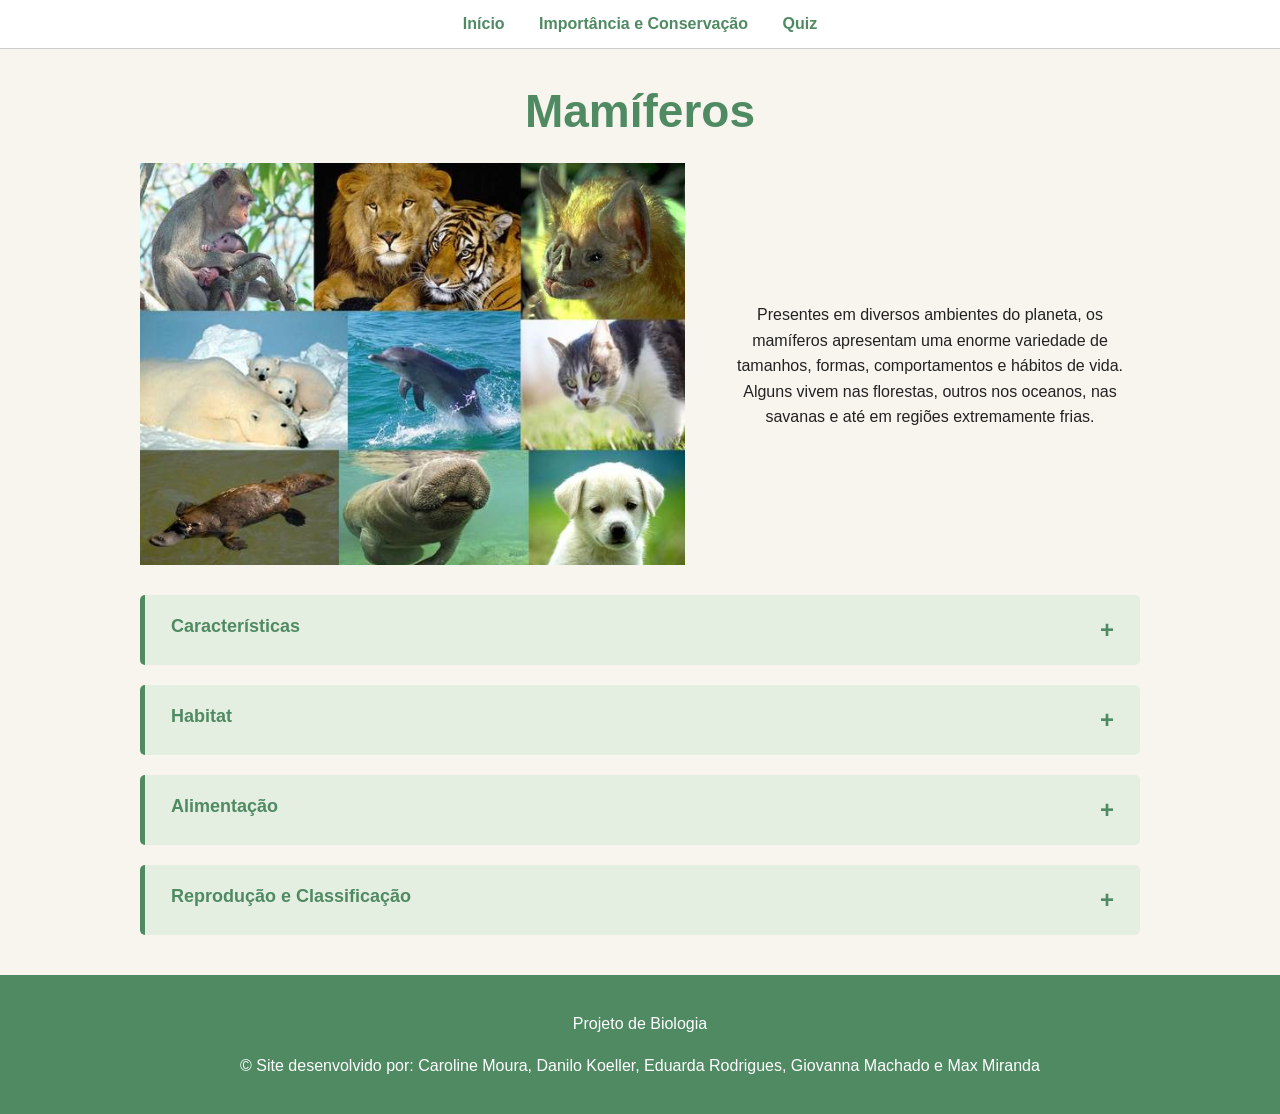
<file: index.html>
<!DOCTYPE html>
<html lang="pt-br">

<head>
    <meta charset="UTF-8">
    <meta name="viewport" content="width=device-width, initial-scale=1.0">

    <title>Introdução | Mamíferos</title>

    <link rel="stylesheet" href="style.css">
</head>

<body>

    <!--MENU-->

    <nav>
        <a href="index.html">Início</a>
        <a href="import.html">Importância e Conservação</a>
        <a href="quiz.html">Quiz</a>
    </nav>


        <!--CABEÇALHO-->

    <header>

        <h1>Mamíferos</h1>


        <!--DESTAQUE DA PÁGINA INICIAL-->

        <div class="destaque-inicio">

            <img
                src="imagens/indeximg.png"
                alt="Imagem de mamíferos"
            >

            <div class="texto-destaque">

                <h2> </h2>

                <p>
                   Presentes em diversos ambientes do planeta, os mamíferos apresentam uma enorme variedade de tamanhos, formas, comportamentos e hábitos de vida. Alguns vivem nas florestas, outros nos oceanos, nas savanas e até em regiões extremamente frias.
                </p>

        

            </div>

        </div>
        </header>
    
    <main>

            <!-- CARACTERÍSTICAS -->

            <article class="acordeao">

                <button class="titulo-acordeao">
                    Características
                    <span>+</span>
                </button>

                <div class="conteudo-acordeao">

                    <p>
                       Os mamíferos são animais vertebrados pertencentes à classe Mammalia, ou seja, possuem coluna vertebral e esqueleto interno. Eles apresentam uma grande diversidade de formas, tamanhos e hábitos, podendo viver em ambientes terrestres, aquáticos, arborícolas e até mesmo no ar. Uma de suas principais características é a presença de glândulas mamárias, responsáveis pela produção de leite que alimenta os filhotes. Além disso, possuem pelos em alguma fase da vida, que ajudam na proteção e na manutenção da temperatura corporal. 
                    </p>

                    <p>
                        Os mamíferos também respiram por meio de pulmões e são endotérmicos, conseguindo regular a própria temperatura corporal por meio do metabolismo. Outra característica exclusiva do grupo é a presença de três pequenos ossos no ouvido médio, responsáveis pela transmissão dos sons. A maioria também possui dentes diferenciados, adaptados aos diferentes tipos de alimentação. Apesar de compartilharem essas características, os mamíferos apresentam diversas adaptações que permitem sua sobrevivência em diferentes ambientes.
                    </p>

                    <p>
                        <strong>Atenção para o ENEM:</strong>
Nem todos os mamíferos vivem em ambientes terrestres. Baleias e golfinhos são mamíferos aquáticos, enquanto os morcegos são capazes de voar. Mesmo assim, todos apresentam características do grupo, como respiração pulmonar, produção de leite e endotermia.
                    </p>

                </div>

            </article>

            <!-- HABITAT -->

            <article class="acordeao">

                <button class="titulo-acordeao">
                    Habitat
                    <span>+</span>
                </button>

                <div class="conteudo-acordeao">

                    <p>
                       Os mamíferos ocupam uma grande variedade de habitats ao redor do planeta, podendo ser encontrados em florestas, savanas, campos, desertos, montanhas, regiões polares, rios e oceanos. Essa ampla distribuição é possível graças às diferentes adaptações que cada espécie desenvolveu para sobreviver às condições do ambiente em que vive.
                    </p>

                    <p>
                        Nas florestas, por exemplo, existem mamíferos que vivem no solo, nas árvores ou se deslocam entre diferentes áreas, como a onça-pintada, a preguiça e o bugio. Em savanas e campos, espécies como o lobo-guará, o tamanduá-bandeira e o veado-campeiro encontram alimento e abrigo em áreas com vegetação mais aberta. Já nos desertos, onde a água é escassa e as temperaturas podem variar bastante, alguns mamíferos apresentam hábitos noturnos e utilizam tocas para se proteger, como o feneco.
                    </p>

                    <p>
                       Em montanhas e regiões frias, animais como o leopardo-das-neves e o iaque possuem adaptações que ajudam a conservar o calor corporal. Nos rios e oceanos, também existem mamíferos adaptados à vida aquática, como baleias, golfinhos, botos e peixes-bois. Apesar de viverem na água, esses animais continuam precisando respirar o ar atmosférico por meio dos pulmões.
                    </p>

                    <p>
                       Essa enorme diversidade de habitats demonstra a capacidade dos mamíferos de se adaptar a diferentes condições ambientais e ocupar praticamente todas as regiões do planeta.
                    </p>

                </div>

            </article>

            <!-- ALIMENTAÇÃO -->

            <article class="acordeao">

                <button class="titulo-acordeao">
                    Alimentação
                    <span>+</span>
                </button>

                <div class="conteudo-acordeao">

                    <p>
                        A alimentação dos mamíferos varia de acordo com a espécie, o habitat e a disponibilidade de alimentos. Eles podem consumir vegetais, outros animais ou uma combinação de diferentes fontes, ocupando diferentes posições nas cadeias alimentares.
                    </p>

                    <p>
                        <ul> 
                            <li>Herbívoros: Alimentam-se principalmente de vegetais, como folhas, frutos, sementes e gramíneas. Muitos possuem dentes adaptados para triturar esses alimentos.</li>
                        </ul>
                    <br>
                    <img class="imagem-acordeao" src="imagens/herbimg.png"  alt="Coala comendo" >
                    </p>
                     

                    <p>
                        <ul>
                            <li>Carnívoros: Alimentam-se principalmente de outros animais. Alguns caçam suas presas, enquanto outros também podem consumir carcaças.</li>
                        </ul>
                    <br>
                    <img class="imagem-acordeao" src="imagens/carnimg.png"  alt="Lobo comendo" >
                    </p>

                    <p>
                        <ul>
                            <li>Onívoros: Consomem alimentos de origem vegetal e animal, aproveitando diferentes recursos disponíveis no ambiente.</li>
                        </ul>
                        <br>
                         <img class="imagem-acordeao" src="imagens/onivimg.png"  alt="Esquilo comendo" >
                    </p>

                    <p>
                        <ul>
                            <li>Insetívoros: Alimentam-se principalmente de insetos e outros pequenos invertebrados. Algumas espécies possuem adaptações para facilitar a captura desses alimentos.</li>
                        </ul>
                        <br>
                        <img class="imagem-acordeao" src="imagens/insetimg.jpg" alt="Tamanduá de pé">
                    </p>

                    <p>Essa diversidade alimentar permite que os mamíferos ocupem diferentes posições nas cadeias alimentares.</p>

                </div>

            </article>

            <!-- REPRODUÇÃO -->

            <article class="acordeao">

                <button class="titulo-acordeao">
                    Reprodução e Classificação
                    <span>+</span>
                </button>

                <div class="conteudo-acordeao">

                    <p>
                       A maioria dos mamíferos apresenta reprodução sexuada e dá à luz filhotes vivos. Entretanto, existem diferenças importantes entre os grupos, principalmente relacionadas ao desenvolvimento dos filhotes. Os mamíferos podem ser classificados em monotremados, marsupiais e placentários.
                    </p>

                    <p>
                        <ul>
                            <li>Monotremados: São mamíferos ovíparos, ou seja, colocam ovos. Após a eclosão, os filhotes recebem leite materno. Esse grupo possui poucas espécies viventes, encontradas principalmente na Austrália e na Nova Guiné.</li>
                        </ul>    
                        <p>Exemplo: ornitorrinco e equidnas</p>
                        <br>
                        <img class="imagem-acordeao" src="imagens/ovipimg.png"  alt="Ornitorrinco no ninho" >
                    </p>

                    <p>
                        <ul>
                            <li>Marsupiais: Os filhotes dos marsupiais nascem em um estágio inicial de desenvolvimento e continuam seu crescimento após o nascimento, enquanto são amamentados. Em muitas espécies, eles permanecem em uma bolsa chamada marsúpio, onde ficam protegidos durante parte do desenvolvimento.</li>
                        </ul>
                        <p>Exemplo: cangurus, coalas e gambás.</p>
                        <br> 
                        <img class="imagem-acordeao" src="imagens/marsimg.png"  alt="Guaxiniam com filhotes" >
                    </p>

                    <p>
                        <ul>
                            <li>Placentários: Nos mamíferos placentários, o embrião se desenvolve dentro do útero materno e recebe nutrientes e oxigênio por meio da placenta durante a gestação. O tempo de gestação varia bastante entre as espécies.</li>
                        </ul>
                        <p>Exemplo: seres humanos, cães, elefantes, morcegos e baleias.</p>
                        <br>
                        <img class="imagem-acordeao" src="imagens/placimg.png"  alt="Macaco com filhote" >
                    </p>

                    <p>
                        <strong>Cuidados com os filhotes</strong>
                        O cuidado parental é importante para muitas espécies de mamíferos. Os pais podem proteger, alimentar e ensinar comportamentos necessários à sobrevivência dos filhotes. A duração desses cuidados varia de acordo com a espécie: enquanto alguns filhotes se tornam independentes rapidamente, outros permanecem dependentes dos pais por longos períodos.
                    </p>


                </div>

            </article>

        </section>

    </main>

    <footer>
        <p>Projeto de Biologia</p>
        <p>&copy Site desenvolvido por: Caroline Moura, Danilo Koeller, Eduarda Rodrigues, Giovanna Machado e Max Miranda</p>
    </footer>

    <script src="script.js"></script>

</body>

</html>
</file>
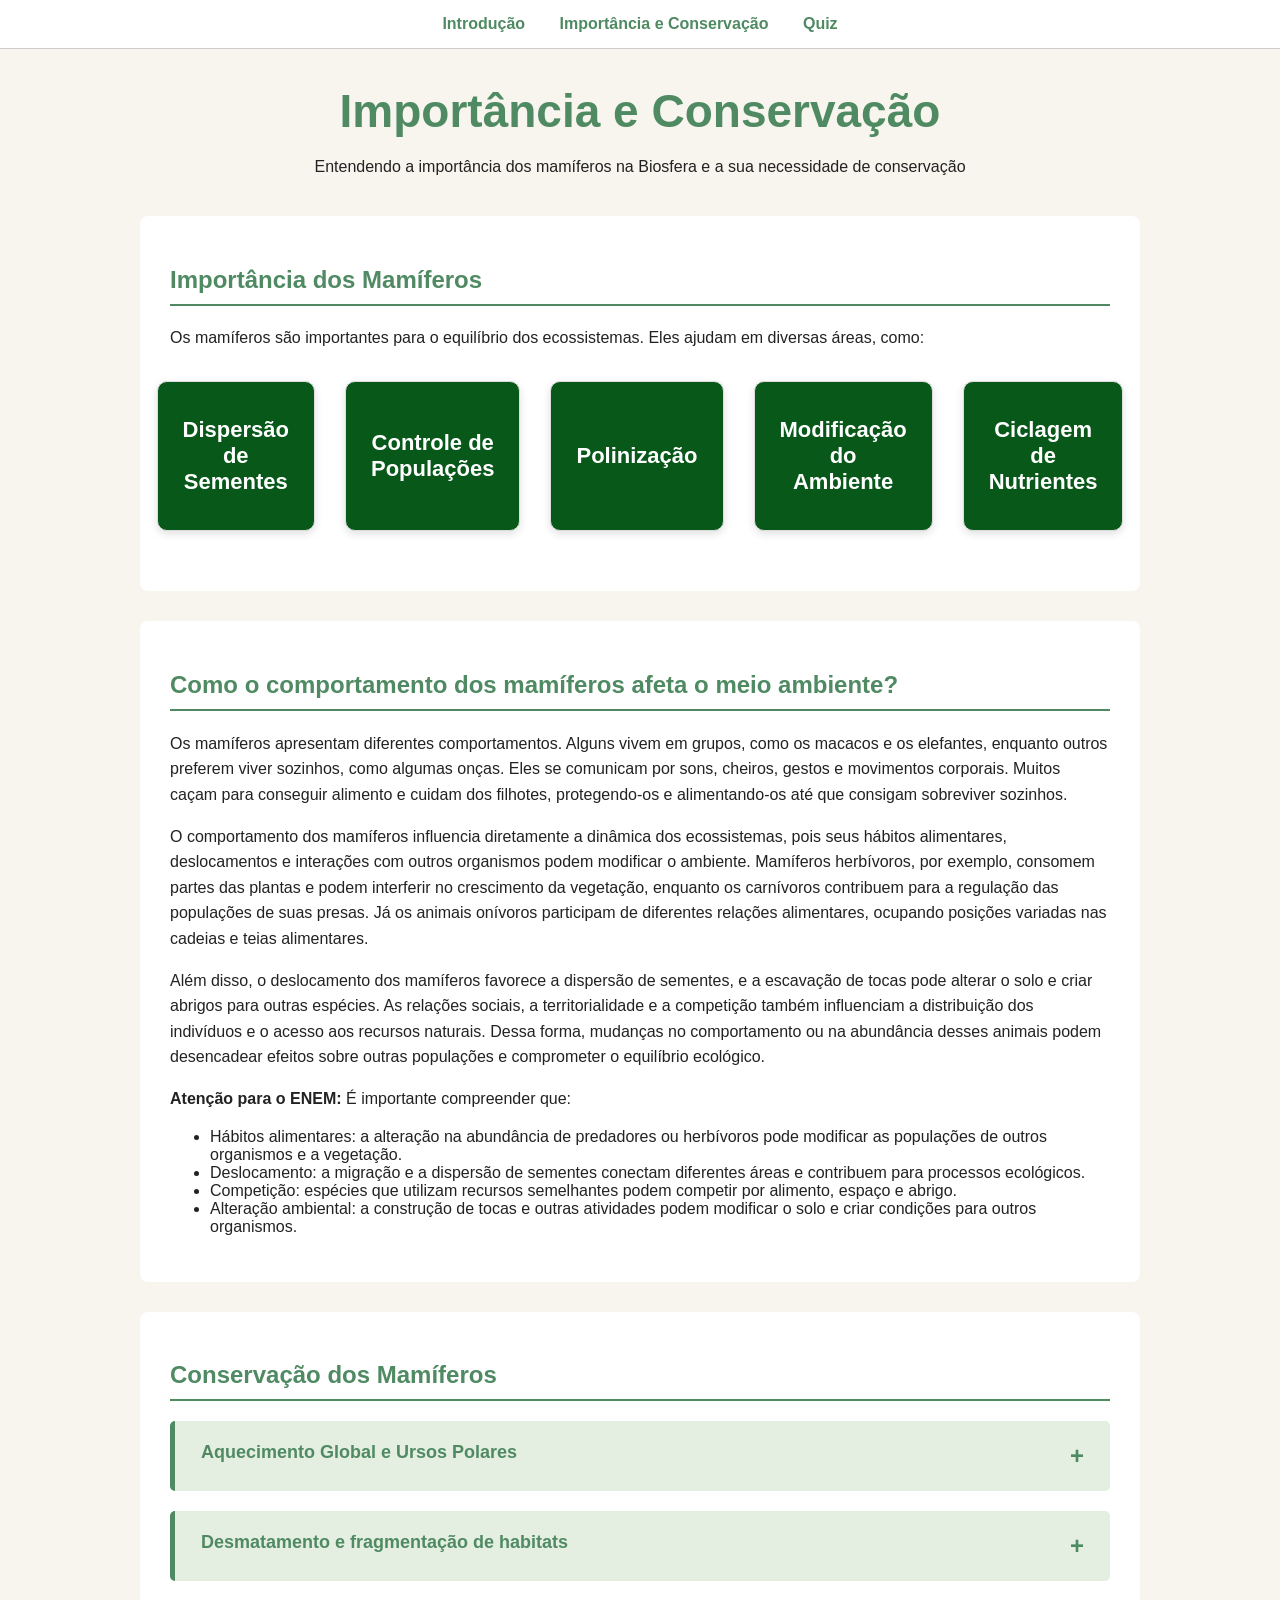
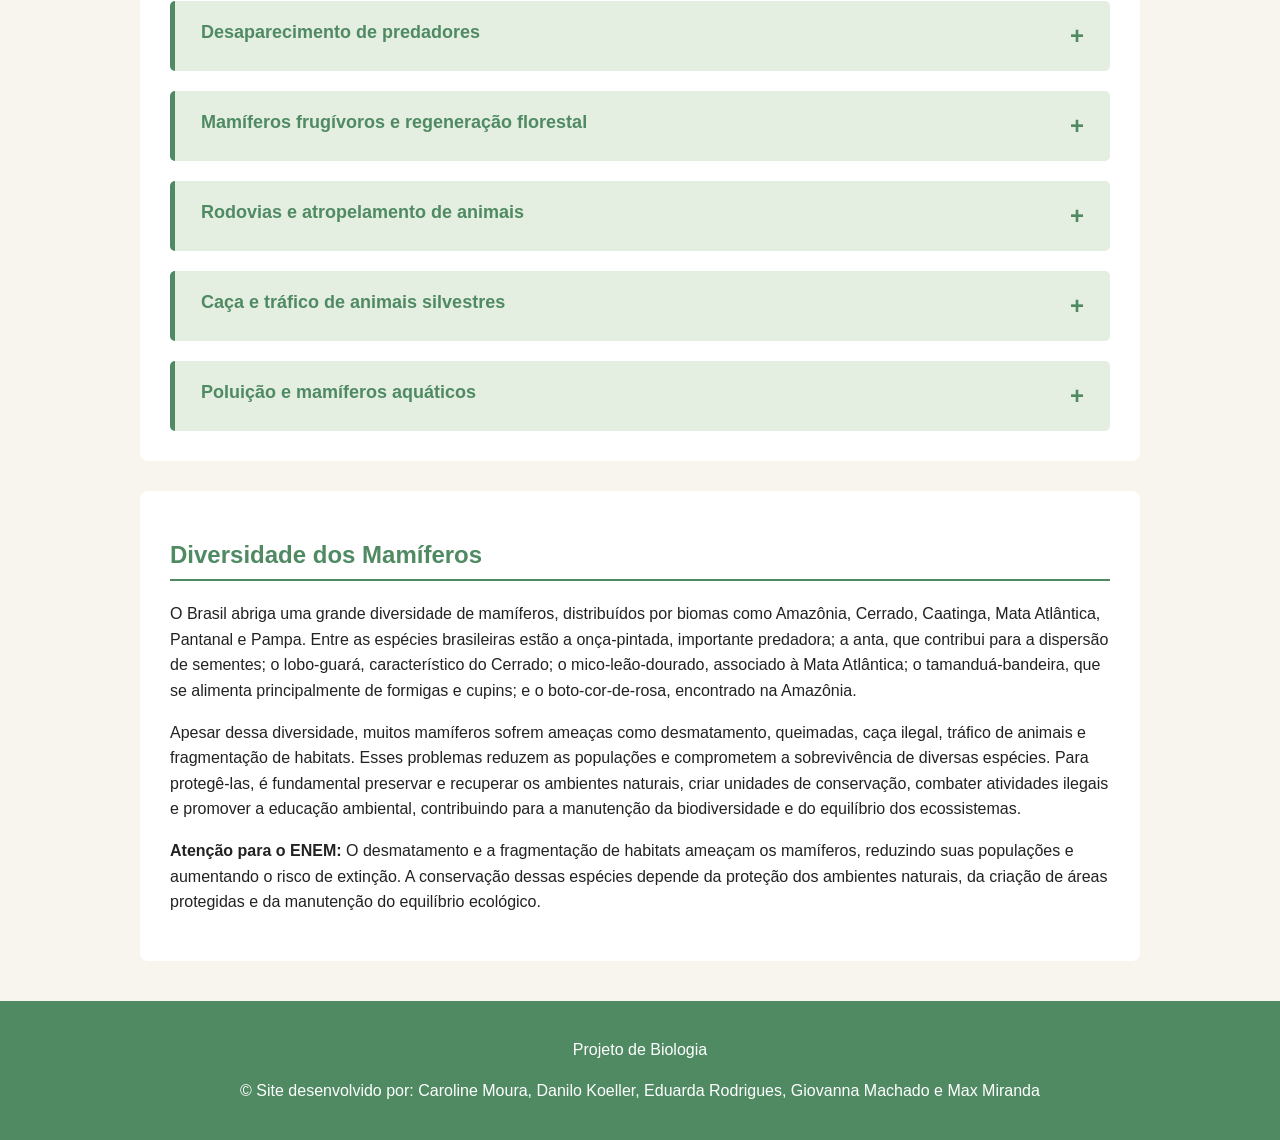
<file: import.html>
<!DOCTYPE html>
<html lang="pt-br">

<head>
    <meta charset="UTF-8">
    <meta name="viewport" content="width=device-width, initial-scale=1.0">

    <title>Importância e Conservação | Mamíferos</title>

    <link rel="stylesheet" href="style.css">
</head>

<body>

    <!-- MENU -->
    <nav>
        <a href="index.html">Introdução</a>
        <a href="import.html">Importância e Conservação</a>
        <a href="quiz.html">Quiz</a>
    </nav>


    <!--CABEÇALHO-->

    <header>

        <h1>Importância e Conservação</h1>
        <p>Entendendo a importância dos mamíferos na Biosfera e a sua necessidade de conservação</p>

    </header>

    <main>

        <!-- IMPORTÂNCIA DOS MAMÍFEROS -->
        <section class="importancia">
        <h2>
            Importância dos Mamíferos
        </h2>

        <p>
            Os mamíferos são importantes para o equilíbrio dos ecossistemas.
            Eles ajudam em diversas áreas, como:
        </p>

        <div class="blocos-importancia">
            <button class="bloco-importancia" onclick="mostrarConteudo('dispersao')">
                <span>Dispersão de Sementes</span>
            </button>

            <button class="bloco-importancia" onclick="mostrarConteudo('controle')">
                <span>Controle de Populações</span>
            </button>
            
            <button class="bloco-importancia" onclick="mostrarConteudo('polinizacao')">
                <span>Polinização</span>
            </button>

            <button class="bloco-importancia" onclick="mostrarConteudo('modificacao')">
                <span>Modificação do Ambiente</span>
            </button>

            <button class="bloco-importancia" onclick="mostrarConteudo('ciclagem')">
                <span>Ciclagem de Nutrientes</span>
            </button>

        </div>

        <!-- CONTEÚDO BOTÕES -->
            <div id="dispersao" class="conteudo" style="display: none;">

                <h3>Dispersão de Sementes</h3>

                <p>
                    Os mamíferos frugívoros, que se alimentam de frutos, desempenham um papel
                    importante na regeneração das florestas. Ao ingerirem frutos, esses animais
                    podem transportar as sementes para outros locais, seja por meio do deslocamento
                    ou da eliminação nas fezes. Esse processo, chamado de dispersão de sementes,
                    contribui para a colonização de novas áreas, a manutenção da diversidade vegetal
                    e a recuperação de ambientes degradados.
                </p>

                <p>
                <strong>Atenção para o ENEM:</strong>
                A redução de mamíferos dispersores pode comprometer a regeneração florestal,
                pois diminui a chegada de sementes a novos locais. Esse fenômeno demonstra
                a interdependência entre animais e plantas e a importância das interações
                ecológicas para a manutenção da biodiversidade.
                </p>

                <img class="imagem-acordeao" src="imagens/dispersao.png" alt="Imagem de um pássaro dispersor de sementes">

            </div>

            <div id="controle" class="conteudo" style="display: none;">

                <h3>Controle de Populações</h3>

                <p>
                    Os mamíferos participam da regulação das populações de outros organismos
                    por meio das relações alimentares. Predadores, como a onça-pintada,
                    contribuem para controlar as populações de suas presas, enquanto herbívoros
                    influenciam a vegetação ao consumir folhas, frutos e outras partes das plantas.
                    Essas interações ajudam a manter o equilíbrio dinâmico dos ecossistemas e
                    influenciam a distribuição e a abundância das espécies.
                </p>

                <p>
                <strong>Atenção para o ENEM:</strong>
                A diminuição de um predador pode provocar o aumento de suas presas e alterar outros
                níveis da cadeia alimentar. Essas consequências podem se propagar pelo ecossistema,
                caracterizando uma cascata trófica. Entretanto, os efeitos dependem das espécies
                envolvidas e das características do ambiente.
                </p>

            </div>

            <div id="polinizacao" class="conteudo" style="display: none;">

                <h3>Polinização</h3>

                <p>
                    Embora seja frequentemente associada aos insetos, a polinização também pode
                    ser realizada por determinados mamíferos. Alguns morcegos, por exemplo,
                    alimentam-se do néctar das flores e transportam grãos de pólen entre elas.
                    Essa transferência favorece a fecundação das plantas e, em espécies vegetais
                    que dependem desse processo, contribui para a formação de frutos e sementes,
                    além de auxiliar na manutenção da diversidade vegetal.
                </p>

                <p>
                <strong>Atenção para o ENEM:</strong>
                A polinização é um exemplo de interação ecológica que pode beneficiar tanto a planta
                quanto o animal: a planta tem seu processo reprodutivo favorecido, enquanto o mamífero
                obtém alimento. Essa relação pode ser classificada como mutualismo quando ambas as
                espécies se beneficiam, especialmente em associações de dependência recíproca.
                </p>

                <img class="imagem-acordeao" src="imagens/polinizacao.png" alt="Imagem de uma abelha polinizando">

            </div>

            <div id="modificacao" class="conteudo" style="display: none;">

                <h3>Modificação do Ambiente</h3>

                <p>
                    Alguns mamíferos modificam fisicamente os ambientes em que vivem. Tatus e
                    outros animais escavadores, por exemplo, constroem tocas que alteram a
                    estrutura do solo e podem servir de abrigo para diferentes organismos.
                    Essas escavações também podem favorecer a infiltração de água e a movimentação
                    de nutrientes. Além disso, os resíduos e a decomposição dos organismos
                    contribuem para a ciclagem de nutrientes, processo essencial à manutenção da
                    fertilidade do solo e da produtividade dos ecossistemas.
                </p>

                <p>
                <strong>Atenção para o ENEM:</strong>
                As alterações provocadas pelos organismos no ambiente demonstram que os seres vivos
                não apenas dependem dos ecossistemas, mas também contribuem para modificá-los.
                Questões podem relacionar essas atividades à estrutura do solo, à disponibilidade
                de recursos e à criação de habitats para outras espécies.
                </p>

                <img class="imagem-acordeao" src="imagens/modificacao.png" alt="Imagem de um tatu cavando">

            </div>

            <div id="ciclagem" class="conteudo" style="display: none;">

                <h3>Ciclagem de Nutrientes</h3>

                <p>
                    Os mamíferos contribuem para a ciclagem de nutrientes ao participar da
                    decomposição indireta da matéria orgânica, da dispersão de sementes e da
                    transferência de nutrientes entre diferentes ambientes. Por meio das fezes
                    e da urina, eles devolvem nutrientes ao solo, onde podem ser reutilizados
                    pelas plantas e por outros organismos. Além disso, ao se alimentarem e se
                    deslocarem, podem transportar nutrientes de uma região para outra, contribuindo
                    para o funcionamento dos ecossistemas.
                </p>

                <p>
                <strong>Atenção para o ENEM:</strong>
                A ciclagem de nutrientes permite a reutilização da matéria nos ecossistemas e
                contribui para a manutenção da fertilidade do solo e do equilíbrio ecológico.
                </p>

            </div>

        </section>

        <!-- COMPORTAMENTO -->
        <section id="comportamento">

        <h2>
            Como o comportamento dos mamíferos afeta o meio ambiente?
        </h2>

            <p>
                Os mamíferos apresentam diferentes comportamentos. Alguns
                vivem em grupos, como os macacos e os elefantes, enquanto
                outros preferem viver sozinhos, como algumas onças. Eles
                se comunicam por sons, cheiros, gestos e movimentos corporais.
                Muitos caçam para conseguir alimento e cuidam dos filhotes,
                protegendo-os e alimentando-os até que consigam sobreviver
                sozinhos.
            </p>

            <p>
                O comportamento dos mamíferos influencia diretamente a
                dinâmica dos ecossistemas, pois seus hábitos alimentares,
                deslocamentos e interações com outros organismos podem
                modificar o ambiente. Mamíferos herbívoros, por exemplo,
                consomem partes das plantas e podem interferir no crescimento
                da vegetação, enquanto os carnívoros contribuem para a
                regulação das populações de suas presas. Já os animais
                onívoros participam de diferentes relações alimentares,
                ocupando posições variadas nas cadeias e teias alimentares.
            </p>

            <p>
                Além disso, o deslocamento dos mamíferos favorece a dispersão
                de sementes, e a escavação de tocas pode alterar o solo e criar
                abrigos para outras espécies. As relações sociais, a
                territorialidade e a competição também influenciam a distribuição
                dos indivíduos e o acesso aos recursos naturais. Dessa forma,
                mudanças no comportamento ou na abundância desses animais podem
                desencadear efeitos sobre outras populações e comprometer o
                equilíbrio ecológico.
            </p>

            <p>
                <strong>Atenção para o ENEM:</strong>
                É importante compreender que:
            </p>

            <ul>
                <li>
                    Hábitos alimentares: a alteração na abundância de predadores ou herbívoros pode modificar as populações de outros organismos e a vegetação.
                </li>
                <li>
                    Deslocamento: a migração e a dispersão de sementes conectam diferentes áreas e contribuem para processos ecológicos.
                </li>
                <li>
                    Competição: espécies que utilizam recursos semelhantes podem competir por alimento, espaço e abrigo.
                </li>
                <li>
                    Alteração ambiental: a construção de tocas e outras atividades podem modificar o solo e criar condições para outros organismos.
                </li>
            </ul>

        </section>

        <!-- CONSERVAÇÃO -->
        <section id="conservacao">

        <h2>
            Conservação dos Mamíferos
        </h2>

        <article class="acordeao">

            <button class="titulo-acordeao">
                Aquecimento Global e Ursos Polares
                <span>+</span>
            </button>

            <div class="conteudo-acordeao">

                <p>
                    O aumento da temperatura média global contribui para o derretimento
                    do gelo marinho do Ártico, reduzindo o habitat utilizado pelos ursos-
                    polares para caçar focas. Com menor acesso ao alimento, esses animais
                    podem enfrentar períodos mais longos de jejum e redução de sua
                    sobrevivência e reprodução.
                </p>

                <p>
                <strong>Atenção para o ENEM:</strong>
                A questão pode relacionar a emissão de gases de efeito estufa à perda de
                habitat e às alterações nas relações alimentares.
                </p>
                
                <img class="imagem-acordeao" src="imagens/ursopolar.png" alt="Imagem de um urso polar deslocado de seu habitat">

            </div>

        </article>

        <article class="acordeao">

            <button class="titulo-acordeao">
                Desmatamento e fragmentação de habitats
                <span>+</span>
            </button>

            <div class="conteudo-acordeao">

                <p>
                    A remoção da vegetação e a divisão de uma floresta em fragmentos
                    isolados reduzem os espaços disponíveis para alimentação, abrigo
                    e reprodução. Populações pequenas e isoladas ficam mais vulneráveis
                    a eventos ambientais, à endogamia e à perda de diversidade genética.
                </p>

                <p>
                <strong>Atenção para o ENEM:</strong>
                Atenção à diferença entre perda de habitat e fragmentação: esta última
                também dificulta o deslocamento e o fluxo gênico entre populações.
                </p>

                <img class="imagem-acordeao" src="imagens/desmatamento.png" alt="Imagem de desmatamento">

            </div>

        </article>

        <article class="acordeao">

            <button class="titulo-acordeao">
                Desaparecimento de predadores
                <span>+</span>
            </button>

            <div class="conteudo-acordeao">

                <p>
                    Quando grandes predadores diminuem, algumas populações de presas podem
                    aumentar e intensificar o consumo de determinados recursos. Isso pode
                    afetar a vegetação e outros organismos, provocando efeitos em diferentes
                    níveis da teia alimentar.
                </p>

                <p>
                <strong>Atenção para o ENEM:</strong>
                O conceito central é a cascata trófica: uma alteração no nível dos predadores
                pode repercutir em outros níveis da cadeia alimentar.
                </p>

            </div>

        </article>

        <article class="acordeao">

            <button class="titulo-acordeao">
                Mamíferos frugívoros e regeneração florestal
                <span>+</span>
            </button>

            <div class="conteudo-acordeao">

                <p>
                    Antas, primatas e outros mamíferos que consomem frutos podem
                    transportar sementes para longe da planta-mãe. A redução desses
                    animais pode limitar a dispersão de certas espécies vegetais e
                    modificar a composição e a regeneração da floresta.
                </p>

                <p>
                <strong>Atenção para o ENEM:</strong>
                A extinção local de um animal pode afetar plantas e outros organismos,
                demonstrando a interdependência entre as espécies.
                </p>

                <img class="imagem-acordeao" src="imagens/frugivoro.png" alt="Imagem de uma animal frugívoro">

            </div>

        </article>

        <article class="acordeao">

            <button class="titulo-acordeao">
                Rodovias e atropelamento de animais
                <span>+</span>
            </button>

            <div class="conteudo-acordeao">

                <p>
                    Rodovias atravessando ambientes naturais podem causar mortalidade por
                    atropelamento e dificultar o deslocamento de mamíferos. A separação de
                    populações pode reduzir o fluxo gênico e aumentar o isolamento,
                    especialmente quando existem poucas rotas alternativas.
                </p>

                <p>
                <strong>Atenção para o ENEM:</strong>
                Passagens de fauna, cercas direcionadoras e planejamento territorial
                podem reduzir impactos, desde que sejam adequados às espécies presentes.
                </p>

                <img class="imagem-acordeao" src="imagens/atropelado.png" alt="Imagem de um tamanduá atropelado">

            </div>

        </article>

        <article class="acordeao">

            <button class="titulo-acordeao">
                Caça e tráfico de animais silvestres
                <span>+</span>
            </button>

            <div class="conteudo-acordeao">

                <p>
                    A retirada de indivíduos da natureza pode diminuir populações e comprometer a
                    reprodução. Quando espécies que dispersam sementes ou controlam outras populações
                    se tornam raras, os efeitos podem ultrapassar a própria espécie explorada.
                </p>

                <p>
                <strong>Atenção para o ENEM:</strong>
                A conservação envolve fiscalização, combate ao comércio ilegal, proteção de habitats
                e ações de educação ambiental.
                </p>

                <img class="imagem-acordeao" src="imagens/trafico.png" alt="Imagem de pássaros sendo traficados">

            </div>

        </article>

        <article class="acordeao">

            <button class="titulo-acordeao">
                Poluição e mamíferos aquáticos
                <span>+</span>
            </button>

            <div class="conteudo-acordeao">

                <p>
                    Resíduos, substâncias tóxicas e poluentes lançados nos ambientes aquáticos
                    podem afetar golfinhos, botos e outros mamíferos. Algumas substâncias
                    persistentes acumulam-se nos organismos e podem atingir concentrações
                    maiores nos níveis tróficos mais elevados.
                </p>

                <p>
                <strong>Atenção para o ENEM:</strong>
                Diferencie bioacumulação, que ocorre no organismo ao longo do tempo,
                de biomagnificação, que corresponde ao aumento da concentração de certos
                contaminantes ao longo da cadeia alimentar.
                </p>

                <img class="imagem-acordeao" src="imagens/foca.png" alt="Imagem de uma foca vítima da poluição marítima">

            </div>

        </article>
        </section>

        <!-- DIVERSIDADE -->
        <section id="diversidade">

        <h2>
            Diversidade dos Mamíferos
        </h2>

            <p>
                O Brasil abriga uma grande diversidade de mamíferos, distribuídos por
                biomas como Amazônia, Cerrado, Caatinga, Mata Atlântica, Pantanal e Pampa.
                Entre as espécies brasileiras estão a onça-pintada, importante predadora;
                a anta, que contribui para a dispersão de sementes; o lobo-guará, característico
                do Cerrado; o mico-leão-dourado, associado à Mata Atlântica; o tamanduá-bandeira,
                que se alimenta principalmente de formigas e cupins; e o boto-cor-de-rosa,
                encontrado na Amazônia.
            </p>

            <p>
                Apesar dessa diversidade, muitos mamíferos sofrem ameaças como desmatamento,
                queimadas, caça ilegal, tráfico de animais e fragmentação de habitats. Esses
                problemas reduzem as populações e comprometem a sobrevivência de diversas
                espécies. Para protegê-las, é fundamental preservar e recuperar os ambientes
                naturais, criar unidades de conservação, combater atividades ilegais e promover
                a educação ambiental, contribuindo para a manutenção da biodiversidade e do
                equilíbrio dos ecossistemas.
            </p>

            <p>
                <strong>Atenção para o ENEM:</strong>
                O desmatamento e a fragmentação de habitats ameaçam os mamíferos, reduzindo
                suas populações e aumentando o risco de extinção. A conservação dessas espécies
                depende da proteção dos ambientes naturais, da criação de áreas protegidas e da
                manutenção do equilíbrio ecológico.
            </p>

        </section>
    </main>

<footer>
        <p>Projeto de Biologia</p>
        <p>&copy Site desenvolvido por: Caroline Moura, Danilo Koeller, Eduarda Rodrigues, Giovanna Machado e Max Miranda</p>
    </footer>

    <script src="script.js"></script>

</body>

</html>
</file>
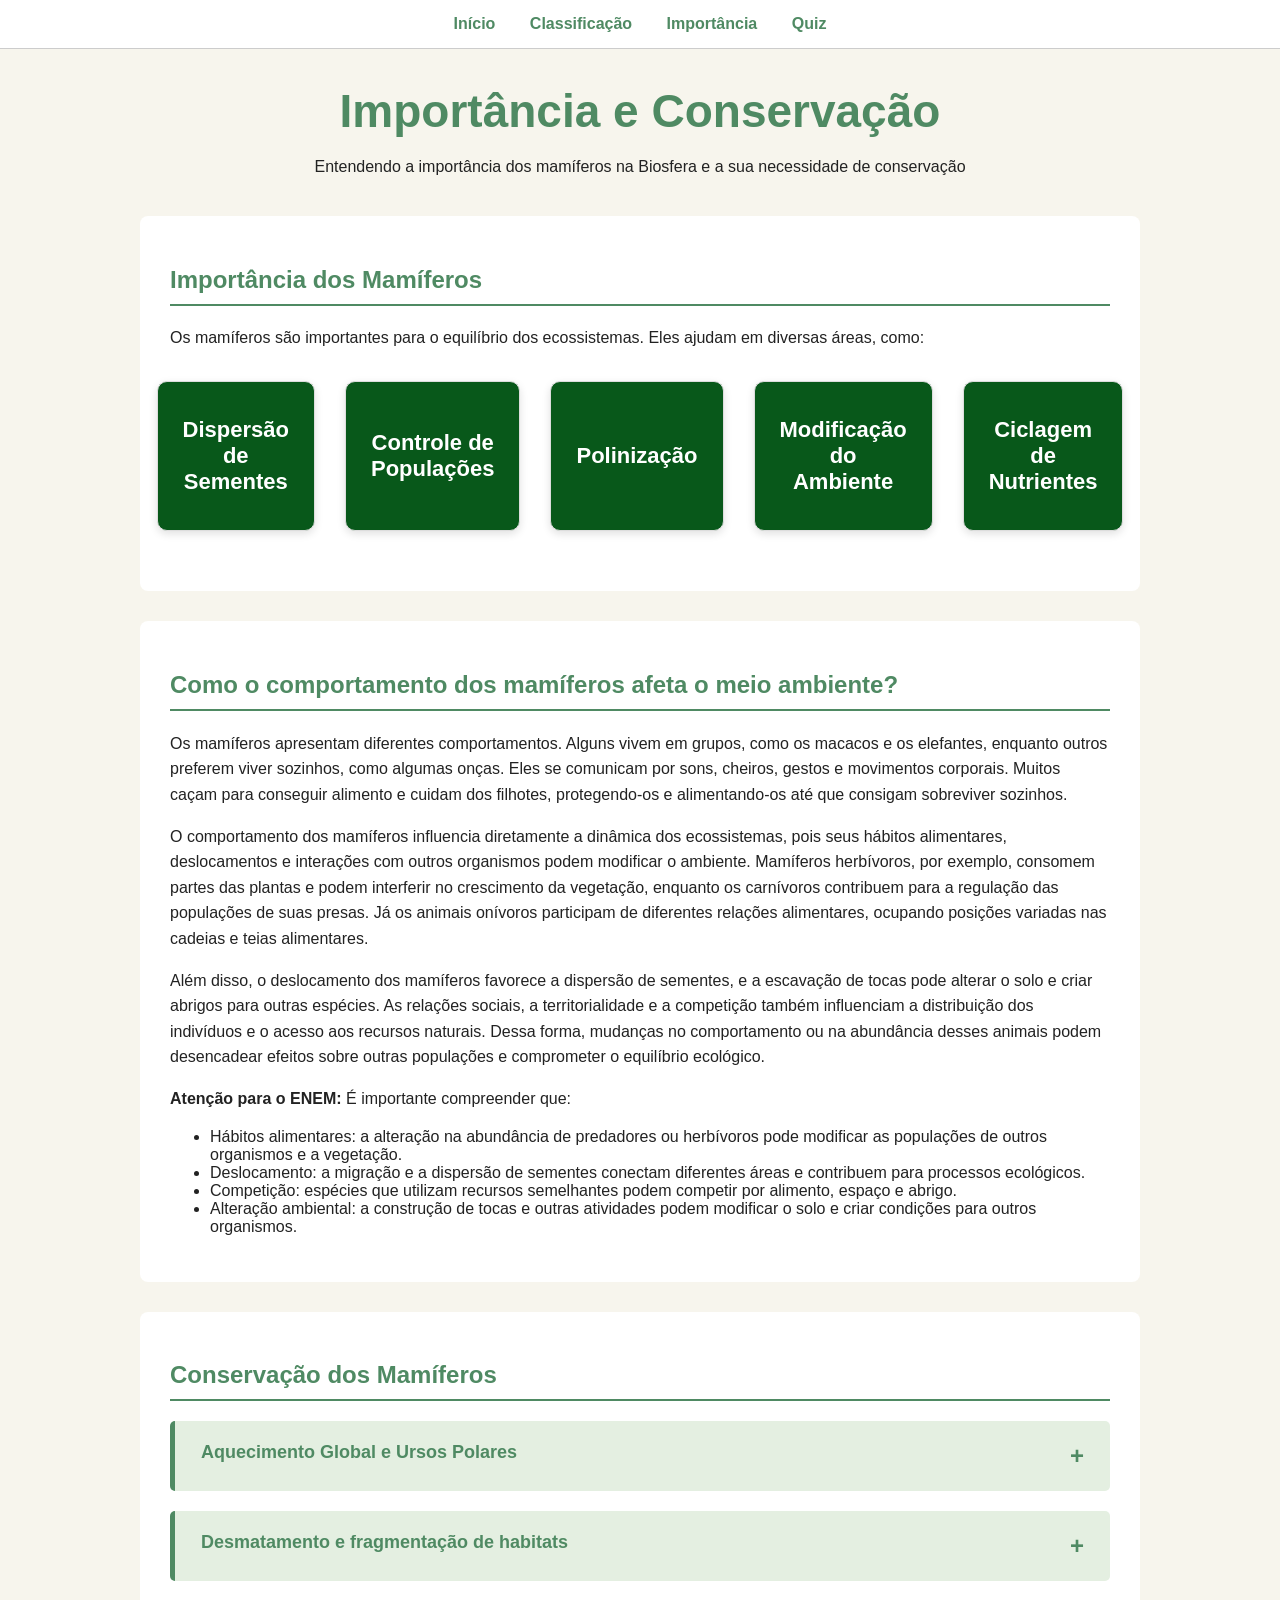
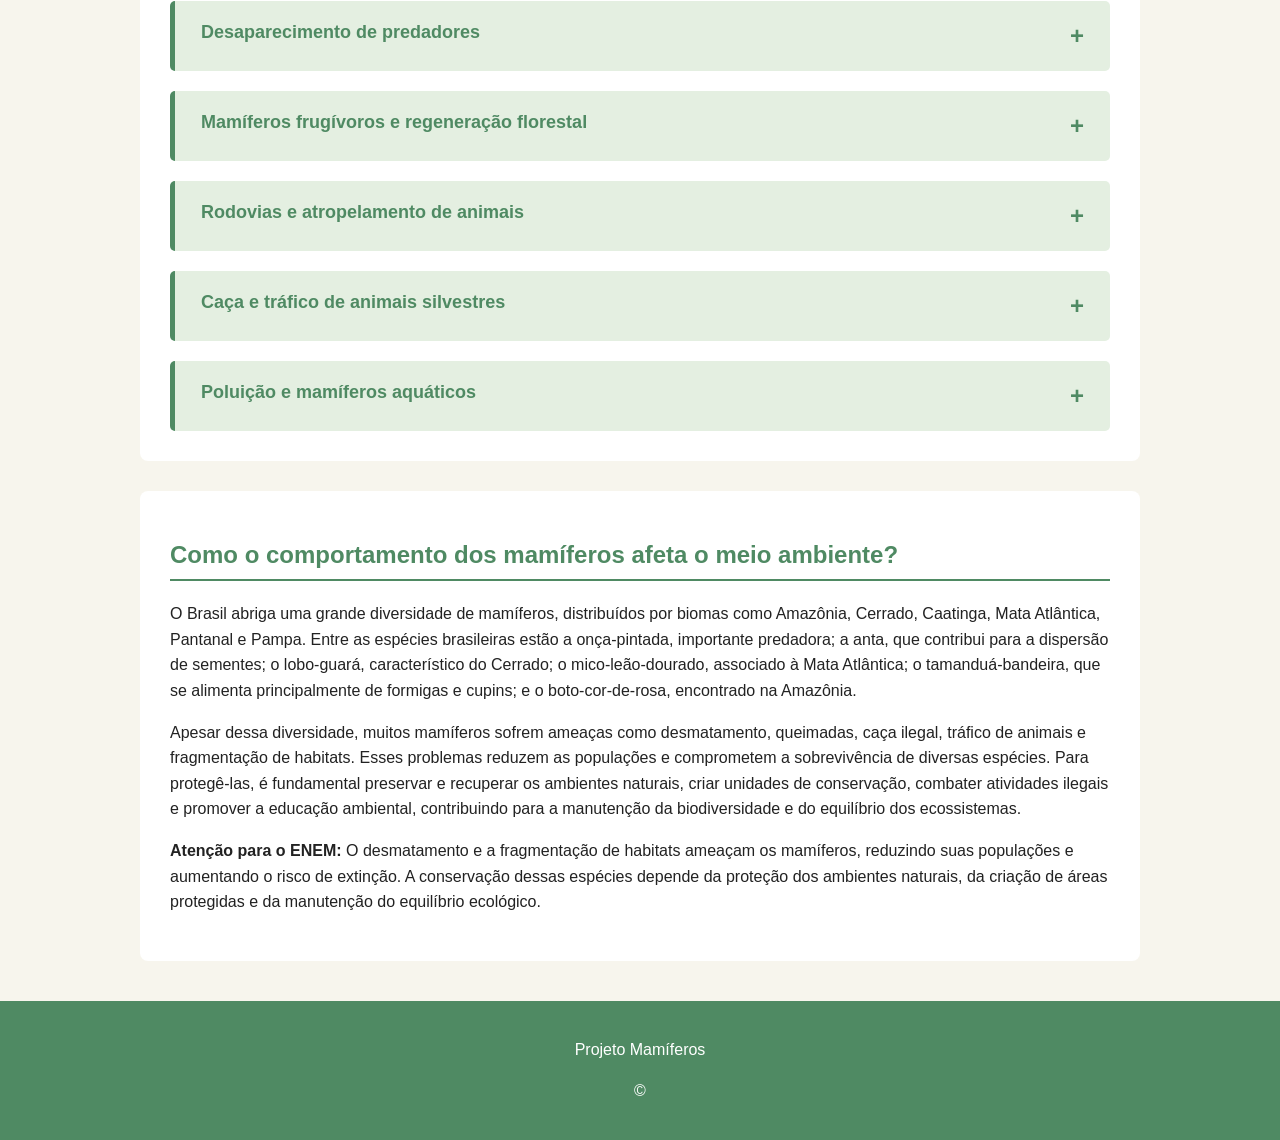
<file: importancia.html>
<!DOCTYPE html>
<html lang="pt-br">

<head>
    <meta charset="UTF-8">
    <meta name="viewport" content="width=device-width, initial-scale=1.0">

    <title>Importância | Mamíferos</title>

    <link rel="stylesheet" href="style.css">
</head>

<body>

    <!-- MENU -->
    <nav>
        <a href="index.html">Início</a>
        <a href="classificacao.html">Classificação</a>
        <a href="importancia.html">Importância</a>
        <a href="quiz.html">Quiz</a>
    </nav>


    <!--CABEÇALHO-->

    <header>

        <h1>Importância e Conservação</h1>
        <p>Entendendo a importância dos mamíferos na Biosfera e a sua necessidade de conservação</p>

    </header>

    <main>

        <!-- IMPORTÂNCIA DOS MAMÍFEROS -->
        <section class="importancia">
        <h2>
            Importância dos Mamíferos
        </h2>

        <p>
            Os mamíferos são importantes para o equilíbrio dos ecossistemas.
            Eles ajudam em diversas áreas, como:
        </p>

        <div class="blocos-importancia">
            <button class="bloco-importancia" onclick="mostrarConteudo('dispersao')">
                <span>Dispersão de Sementes</span>
            </button>

            <button class="bloco-importancia" onclick="mostrarConteudo('controle')">
                <span>Controle de Populações</span>
            </button>
            
            <button class="bloco-importancia" onclick="mostrarConteudo('polinizacao')">
                <span>Polinização</span>
            </button>

            <button class="bloco-importancia" onclick="mostrarConteudo('modificacao')">
                <span>Modificação do Ambiente</span>
            </button>

            <button class="bloco-importancia" onclick="mostrarConteudo('ciclagem')">
                <span>Ciclagem de Nutrientes</span>
            </button>

        </div>

        <!-- CONTEÚDO BOTÕES -->
            <div id="dispersao" class="conteudo" style="display: none;">

                <h3>Dispersão de Sementes</h3>

                <p>
                    Os mamíferos frugívoros, que se alimentam de frutos, desempenham um papel
                    importante na regeneração das florestas. Ao ingerirem frutos, esses animais
                    podem transportar as sementes para outros locais, seja por meio do deslocamento
                    ou da eliminação nas fezes. Esse processo, chamado de dispersão de sementes,
                    contribui para a colonização de novas áreas, a manutenção da diversidade vegetal
                    e a recuperação de ambientes degradados.
                </p>

                <p>
                <strong>Atenção para o ENEM:</strong>
                A redução de mamíferos dispersores pode comprometer a regeneração florestal,
                pois diminui a chegada de sementes a novos locais. Esse fenômeno demonstra
                a interdependência entre animais e plantas e a importância das interações
                ecológicas para a manutenção da biodiversidade.
                </p>

            </div>

            <div id="controle" class="conteudo" style="display: none;">

                <h3>Controle de Populações</h3>

                <p>
                    Os mamíferos participam da regulação das populações de outros organismos
                    por meio das relações alimentares. Predadores, como a onça-pintada,
                    contribuem para controlar as populações de suas presas, enquanto herbívoros
                    influenciam a vegetação ao consumir folhas, frutos e outras partes das plantas.
                    Essas interações ajudam a manter o equilíbrio dinâmico dos ecossistemas e
                    influenciam a distribuição e a abundância das espécies.
                </p>

                <p>
                <strong>Atenção para o ENEM:</strong>
                A diminuição de um predador pode provocar o aumento de suas presas e alterar outros
                níveis da cadeia alimentar. Essas consequências podem se propagar pelo ecossistema,
                caracterizando uma cascata trófica. Entretanto, os efeitos dependem das espécies
                envolvidas e das características do ambiente.
                </p>

            </div>

            <div id="polinizacao" class="conteudo" style="display: none;">

                <h3>Polinização</h3>

                <p>
                    Embora seja frequentemente associada aos insetos, a polinização também pode
                    ser realizada por determinados mamíferos. Alguns morcegos, por exemplo,
                    alimentam-se do néctar das flores e transportam grãos de pólen entre elas.
                    Essa transferência favorece a fecundação das plantas e, em espécies vegetais
                    que dependem desse processo, contribui para a formação de frutos e sementes,
                    além de auxiliar na manutenção da diversidade vegetal.
                </p>

                <p>
                <strong>Atenção para o ENEM:</strong>
                A polinização é um exemplo de interação ecológica que pode beneficiar tanto a planta
                quanto o animal: a planta tem seu processo reprodutivo favorecido, enquanto o mamífero
                obtém alimento. Essa relação pode ser classificada como mutualismo quando ambas as
                espécies se beneficiam, especialmente em associações de dependência recíproca.
                </p>

            </div>

            <div id="modificacao" class="conteudo" style="display: none;">

                <h3>Modificação do Ambiente</h3>

                <p>
                    Alguns mamíferos modificam fisicamente os ambientes em que vivem. Tatus e
                    outros animais escavadores, por exemplo, constroem tocas que alteram a
                    estrutura do solo e podem servir de abrigo para diferentes organismos.
                    Essas escavações também podem favorecer a infiltração de água e a movimentação
                    de nutrientes. Além disso, os resíduos e a decomposição dos organismos
                    contribuem para a ciclagem de nutrientes, processo essencial à manutenção da
                    fertilidade do solo e da produtividade dos ecossistemas.
                </p>

                <p>
                <strong>Atenção para o ENEM:</strong>
                As alterações provocadas pelos organismos no ambiente demonstram que os seres vivos
                não apenas dependem dos ecossistemas, mas também contribuem para modificá-los.
                Questões podem relacionar essas atividades à estrutura do solo, à disponibilidade
                de recursos e à criação de habitats para outras espécies.
                </p>

            </div>

            <div id="ciclagem" class="conteudo" style="display: none;">

                <h3>Ciclagem de Nutrientes</h3>

                <p>
                    Os mamíferos contribuem para a ciclagem de nutrientes ao participar da
                    decomposição indireta da matéria orgânica, da dispersão de sementes e da
                    transferência de nutrientes entre diferentes ambientes. Por meio das fezes
                    e da urina, eles devolvem nutrientes ao solo, onde podem ser reutilizados
                    pelas plantas e por outros organismos. Além disso, ao se alimentarem e se
                    deslocarem, podem transportar nutrientes de uma região para outra, contribuindo
                    para o funcionamento dos ecossistemas.
                </p>

                <p>
                <strong>Atenção para o ENEM:</strong>
                A ciclagem de nutrientes permite a reutilização da matéria nos ecossistemas e
                contribui para a manutenção da fertilidade do solo e do equilíbrio ecológico.
                </p>

            </div>

        </section>

        <!-- COMPORTAMENTO -->
        <section id="comportamento">

        <h2>
            Como o comportamento dos mamíferos afeta o meio ambiente?
        </h2>

            <p>
                Os mamíferos apresentam diferentes comportamentos. Alguns
                vivem em grupos, como os macacos e os elefantes, enquanto
                outros preferem viver sozinhos, como algumas onças. Eles
                se comunicam por sons, cheiros, gestos e movimentos corporais.
                Muitos caçam para conseguir alimento e cuidam dos filhotes,
                protegendo-os e alimentando-os até que consigam sobreviver
                sozinhos.
            </p>

            <p>
                O comportamento dos mamíferos influencia diretamente a
                dinâmica dos ecossistemas, pois seus hábitos alimentares,
                deslocamentos e interações com outros organismos podem
                modificar o ambiente. Mamíferos herbívoros, por exemplo,
                consomem partes das plantas e podem interferir no crescimento
                da vegetação, enquanto os carnívoros contribuem para a
                regulação das populações de suas presas. Já os animais
                onívoros participam de diferentes relações alimentares,
                ocupando posições variadas nas cadeias e teias alimentares.
            </p>

            <p>
                Além disso, o deslocamento dos mamíferos favorece a dispersão
                de sementes, e a escavação de tocas pode alterar o solo e criar
                abrigos para outras espécies. As relações sociais, a
                territorialidade e a competição também influenciam a distribuição
                dos indivíduos e o acesso aos recursos naturais. Dessa forma,
                mudanças no comportamento ou na abundância desses animais podem
                desencadear efeitos sobre outras populações e comprometer o
                equilíbrio ecológico.
            </p>

            <p>
                <strong>Atenção para o ENEM:</strong>
                É importante compreender que:
            </p>

            <ul>
                <li>
                    Hábitos alimentares: a alteração na abundância de predadores ou herbívoros pode modificar as populações de outros organismos e a vegetação.
                </li>
                <li>
                    Deslocamento: a migração e a dispersão de sementes conectam diferentes áreas e contribuem para processos ecológicos.
                </li>
                <li>
                    Competição: espécies que utilizam recursos semelhantes podem competir por alimento, espaço e abrigo.
                </li>
                <li>
                    Alteração ambiental: a construção de tocas e outras atividades podem modificar o solo e criar condições para outros organismos.
                </li>
            </ul>

        </section>

        <!-- CONSERVAÇÃO -->
        <section id="conservacao">

        <h2>
            Conservação dos Mamíferos
        </h2>

        <article class="acordeao">

            <button class="titulo-acordeao">
                Aquecimento Global e Ursos Polares
                <span>+</span>
            </button>

            <div class="conteudo-acordeao">

                <p>
                    O aumento da temperatura média global contribui para o derretimento
                    do gelo marinho do Ártico, reduzindo o habitat utilizado pelos ursos-
                    polares para caçar focas. Com menor acesso ao alimento, esses animais
                    podem enfrentar períodos mais longos de jejum e redução de sua
                    sobrevivência e reprodução.
                </p>

                <p>
                <strong>Atenção para o ENEM:</strong>
                A questão pode relacionar a emissão de gases de efeito estufa à perda de
                habitat e às alterações nas relações alimentares.
                </p>

            </div>

        </article>

        <article class="acordeao">

            <button class="titulo-acordeao">
                Desmatamento e fragmentação de habitats
                <span>+</span>
            </button>

            <div class="conteudo-acordeao">

                <p>
                    A remoção da vegetação e a divisão de uma floresta em fragmentos
                    isolados reduzem os espaços disponíveis para alimentação, abrigo
                    e reprodução. Populações pequenas e isoladas ficam mais vulneráveis
                    a eventos ambientais, à endogamia e à perda de diversidade genética.
                </p>

                <p>
                <strong>Atenção para o ENEM:</strong>
                Atenção à diferença entre perda de habitat e fragmentação: esta última
                também dificulta o deslocamento e o fluxo gênico entre populações.
                </p>

            </div>

        </article>

        <article class="acordeao">

            <button class="titulo-acordeao">
                Desaparecimento de predadores
                <span>+</span>
            </button>

            <div class="conteudo-acordeao">

                <p>
                    Quando grandes predadores diminuem, algumas populações de presas podem
                    aumentar e intensificar o consumo de determinados recursos. Isso pode
                    afetar a vegetação e outros organismos, provocando efeitos em diferentes
                    níveis da teia alimentar.
                </p>

                <p>
                <strong>Atenção para o ENEM:</strong>
                O conceito central é a cascata trófica: uma alteração no nível dos predadores
                pode repercutir em outros níveis da cadeia alimentar.
                </p>

            </div>

        </article>

        <article class="acordeao">

            <button class="titulo-acordeao">
                Mamíferos frugívoros e regeneração florestal
                <span>+</span>
            </button>

            <div class="conteudo-acordeao">

                <p>
                    Antas, primatas e outros mamíferos que consomem frutos podem
                    transportar sementes para longe da planta-mãe. A redução desses
                    animais pode limitar a dispersão de certas espécies vegetais e
                    modificar a composição e a regeneração da floresta.
                </p>

                <p>
                <strong>Atenção para o ENEM:</strong>
                A extinção local de um animal pode afetar plantas e outros organismos,
                demonstrando a interdependência entre as espécies.
                </p>

            </div>

        </article>

        <article class="acordeao">

            <button class="titulo-acordeao">
                Rodovias e atropelamento de animais
                <span>+</span>
            </button>

            <div class="conteudo-acordeao">

                <p>
                    Rodovias atravessando ambientes naturais podem causar mortalidade por
                    atropelamento e dificultar o deslocamento de mamíferos. A separação de
                    populações pode reduzir o fluxo gênico e aumentar o isolamento,
                    especialmente quando existem poucas rotas alternativas.
                </p>

                <p>
                <strong>Atenção para o ENEM:</strong>
                Passagens de fauna, cercas direcionadoras e planejamento territorial
                podem reduzir impactos, desde que sejam adequados às espécies presentes.
                </p>

            </div>

        </article>

        <article class="acordeao">

            <button class="titulo-acordeao">
                Caça e tráfico de animais silvestres
                <span>+</span>
            </button>

            <div class="conteudo-acordeao">

                <p>
                    A retirada de indivíduos da natureza pode diminuir populações e comprometer a
                    reprodução. Quando espécies que dispersam sementes ou controlam outras populações
                    se tornam raras, os efeitos podem ultrapassar a própria espécie explorada.
                </p>

                <p>
                <strong>Atenção para o ENEM:</strong>
                A conservação envolve fiscalização, combate ao comércio ilegal, proteção de habitats
                e ações de educação ambiental.
                </p>

            </div>

        </article>

        <article class="acordeao">

            <button class="titulo-acordeao">
                Poluição e mamíferos aquáticos
                <span>+</span>
            </button>

            <div class="conteudo-acordeao">

                <p>
                    Resíduos, substâncias tóxicas e poluentes lançados nos ambientes aquáticos
                    podem afetar golfinhos, botos e outros mamíferos. Algumas substâncias
                    persistentes acumulam-se nos organismos e podem atingir concentrações
                    maiores nos níveis tróficos mais elevados.
                </p>

                <p>
                <strong>Atenção para o ENEM:</strong>
                Diferencie bioacumulação, que ocorre no organismo ao longo do tempo,
                de biomagnificação, que corresponde ao aumento da concentração de certos
                contaminantes ao longo da cadeia alimentar.
                </p>

            </div>

        </article>
        </section>

        <!--  -->
        <section id="comportamento">

        <h2>
            Como o comportamento dos mamíferos afeta o meio ambiente?
        </h2>

            <p>
                O Brasil abriga uma grande diversidade de mamíferos, distribuídos por
                biomas como Amazônia, Cerrado, Caatinga, Mata Atlântica, Pantanal e Pampa.
                Entre as espécies brasileiras estão a onça-pintada, importante predadora;
                a anta, que contribui para a dispersão de sementes; o lobo-guará, característico
                do Cerrado; o mico-leão-dourado, associado à Mata Atlântica; o tamanduá-bandeira,
                que se alimenta principalmente de formigas e cupins; e o boto-cor-de-rosa,
                encontrado na Amazônia.
            </p>

            <p>
                Apesar dessa diversidade, muitos mamíferos sofrem ameaças como desmatamento,
                queimadas, caça ilegal, tráfico de animais e fragmentação de habitats. Esses
                problemas reduzem as populações e comprometem a sobrevivência de diversas
                espécies. Para protegê-las, é fundamental preservar e recuperar os ambientes
                naturais, criar unidades de conservação, combater atividades ilegais e promover
                a educação ambiental, contribuindo para a manutenção da biodiversidade e do
                equilíbrio dos ecossistemas.
            </p>

            <p>
                <strong>Atenção para o ENEM:</strong>
                O desmatamento e a fragmentação de habitats ameaçam os mamíferos, reduzindo
                suas populações e aumentando o risco de extinção. A conservação dessas espécies
                depende da proteção dos ambientes naturais, da criação de áreas protegidas e da
                manutenção do equilíbrio ecológico.
            </p>

        </section>
    </main>


    <footer>

        <p>
            Projeto Mamíferos
        </p>

        <p>
            &copy; 
        </p>

    </footer>

    <script src="script.js"></script>
</body>

</html>
</file>
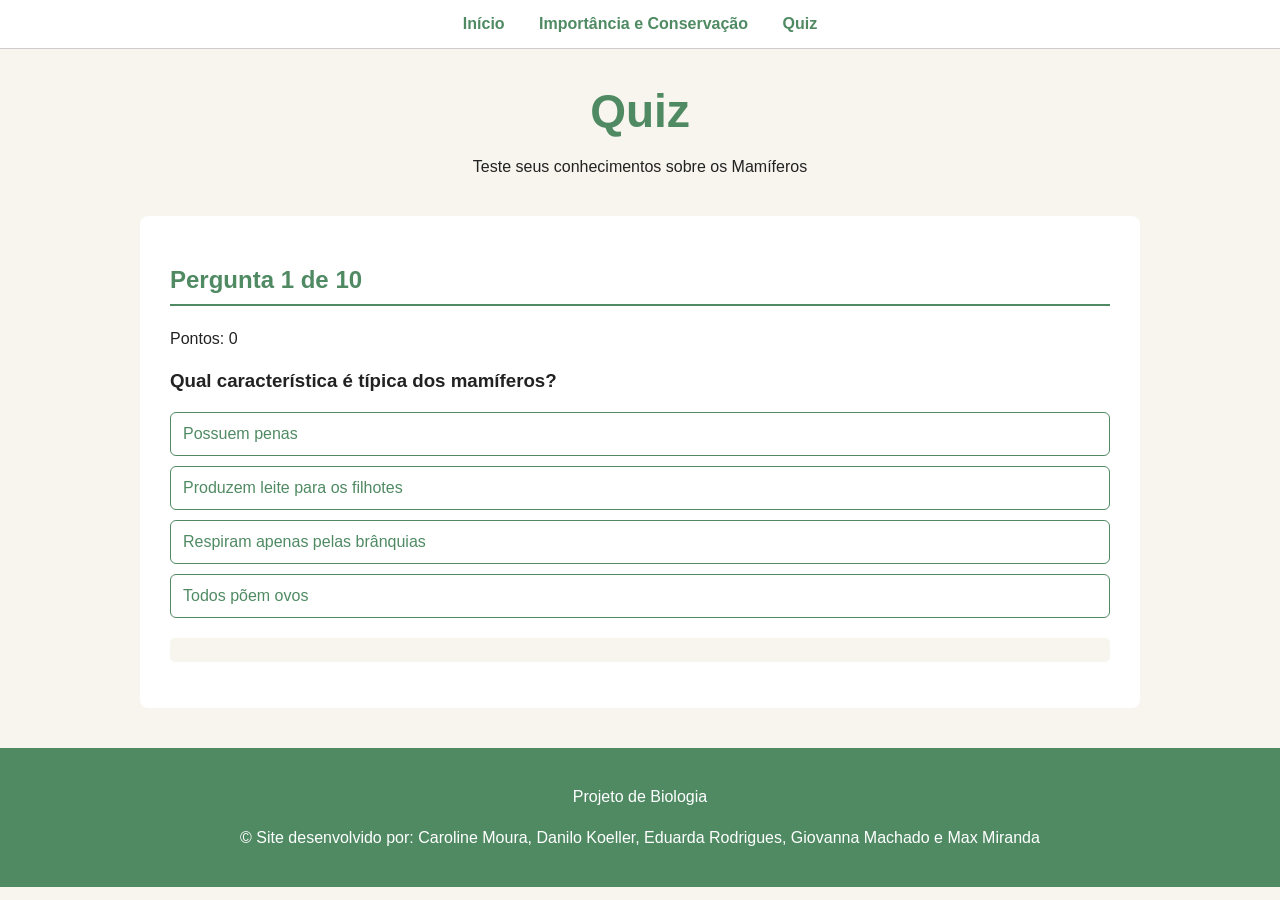
<file: quiz.html>
<!DOCTYPE html>
<html lang="pt-br">

<head>
    <meta charset="UTF-8">
    <meta name="viewport" content="width=device-width, initial-scale=1.0">

    <title>Quiz | Mamíferos</title>

    <link rel="stylesheet" href="style.css">
</head>

<body>

    <!--MENU-->

    <nav>
        <a href="index.html">Início</a>
        <a href="import.html">Importância e Conservação</a>
        <a href="quiz.html">Quiz</a>
    </nav>


    <!--CABEÇALHO-->

    <header>

        <h1>Quiz</h1>
        <p>Teste seus conhecimentos sobre os Mamíferos</p>

    </header>

    <main>

        <section>

            <h2 id="progresso"></h2>

            <div id="quiz-container">

                <p id="pontuacao">Pontos: 0</p>

                <h3 id="pergunta"></h3>

                <div id="alternativas"></div>

                <p id="feedback"></p>

                <button id="proxima" onclick="proximaPergunta()">
                    Próxima pergunta
                </button>

            </div>

        </section>

    </main>

<footer>
        <p>Projeto de Biologia</p>
        <p>&copy Site desenvolvido por: Caroline Moura, Danilo Koeller, Eduarda Rodrigues, Giovanna Machado e Max Miranda</p>
    </footer>

    <script src="script.js"></script>

</body>

</html>
</file>
<file: style.css>
:root {
    --primary-color: #4F8A63;
    --accent-color: #1F4D3A;
    --bg-light: #F7F5ED;
    --bg-card: #E4EFE1;
    --text-dark: #222;
    --border-radius: 5px;
    --transition-fast: 0.3s;
}

html {
    scroll-behavior: smooth;
}

body {
    margin: 0;
    font-family: Arial, sans-serif;
    background-color: var(--bg-light);
    color: var(--text-dark);
}

p {
    line-height: 1.6;
}

/*PADRONIZAÇÃO DE CORES E TEXTOS*/
header .bloco-quadrante span {
    color: #777;
}

header, nav {
    text-align: center;
}

header h1, section h2, article h3, .titulo-acordeao, .bloco-quadrante h2, .bloco-quadrante h3, 
.conteudo h3, #progresso, #alternativas button {
    color: var(--primary-color);
}

header {
    background-color: var(--bg-light);
    padding: 35px 20px 10px;
}

header h1 {
    margin: 0;
    font-size: 46px;
}

nav {
    background-color: white;
    padding: 15px;
    border-bottom: 1px solid #ccc;
    position: sticky;
    top: 0;
    z-index: 1000;
}

nav a {
    color: var(--primary-color);
    text-decoration: none;
    margin: 0 15px;
    font-weight: bold;
}

nav a:hover {
    background-color: rgb(235, 233, 233);
    border-radius: 10px;
}

#menu-inicio{
    width: 25px;
    text-align: center;
  }

main {
    width: 85%;
    max-width: 1000px;
    margin: auto;
}

section {
    background-color: white;
    margin: 10px 0 30px;
    padding: 30px;
    border-radius: 8px;
}

section h2 {
    border-bottom: 2px solid var(--primary-color);
    padding-bottom: 10px;
}

article {
    background-color: var(--bg-card);
    padding: 20px;
    margin-top: 20px;
    border-left: 5px solid var(--primary-color);
    border-radius: var(--border-radius);
}

.conteudo{
    background-color: var(--bg-card);
    padding: 20px;
    margin-top: 20px;
    border-radius: var(--border-radius);
}

article h3, .conteudo h3 {
    margin-top: 0;
}

.destaque-inicio {
    max-width: 1000px;
    margin: 25px auto 0;
    display: flex;
    align-items: center;
    gap: 35px;
}

.imagem-resumo {
    width: 800px;
    height: auto;
    border-radius: 8px;
}

/* Acordeão */
.titulo-acordeao {
    width: 100%;
    background: transparent;
    border: none;
    font-size: 18px;
    font-weight: bold;
    cursor: pointer;
    display: flex;
    justify-content: space-between;
}

.titulo-acordeao span { font-size: 24px; }
.conteudo-acordeao {
    max-width: 1000px;
    margin: 25px auto 0;
    display: none;
    align-items: center;
    gap: 35px;
}

.imagem-acordeao { 
    width: 500px;
    height: auto;
    border-radius: 8px;
    margin-left: 10px;
}

/* Blocos */
.blocos-importancia {
    display: flex;
    align-items: center;
    justify-content: center;
    gap: 30px;
    margin: 30px 0;
}

.bloco-importancia {
    width: 280px;
    min-height: 150px;
    background-color: #08581a;
    border: 1px solid #ddd;
    border-radius: 10px;
    padding: 25px;
    cursor: pointer;
    box-shadow: 0 3px 8px rgba(0, 0, 0, 0.12);
    transition: var(--transition-fast);
}

.bloco-importancia:hover {
    transform: translateY(-5px);
}

.bloco-importancia { margin-top: 0; font-size: 22px; color: white; font-weight: bold; }
.bloco-importancia p { font-size: 16px; }
.conteudo { display: none; border-left: 5px solid #08581a; }
.conteudo h3 { color: #08581a; }

/*COMPONENTE DO QUIZ E RODAPÉ*/
#quiz-container { margin-top: 20px; }
#progresso { font-weight: bold; }

#alternativas {
    display: flex;
    flex-direction: column;
    gap: 10px;
    margin: 20px 0;
}

#alternativas button {
    padding: 12px;
    border: 1px solid var(--primary-color);
    border-radius: 6px;
    background-color: white;
    cursor: pointer;
    text-align: left;
    font-size: 16px;
}

#alternativas button:hover { background-color: #e8edf2; }

#alternativas button.correta {
    background-color: #d4edda;
    border-color: #2e7d32;
    color: #1b5e20;
}

#alternativas button.errada {
    background-color: #f8d7da;
    border-color: #c62828;
    color: #8e0000;
}

#alternativas button:disabled { cursor: default; }

#feedback {
    margin-top: 15px;
    padding: 12px;
    background-color: var(--bg-light);
    border-radius: var(--border-radius);
    font-weight: bold;
}

#proxima, #refazer {
    background-color: var(--primary-color);
    color: white;
    border: none;
    padding: 12px 20px;
    border-radius: 6px;
    cursor: pointer;
}

#proxima { display: none; }
#refazer { font-weight: bold; }
#proxima:hover, #refazer:hover { background-color: var(--accent-color); }

footer {
    background-color: var(--primary-color);
    color: white;
    text-align: center;
    padding: 20px;
    margin-top: 40px;
}
</file>
